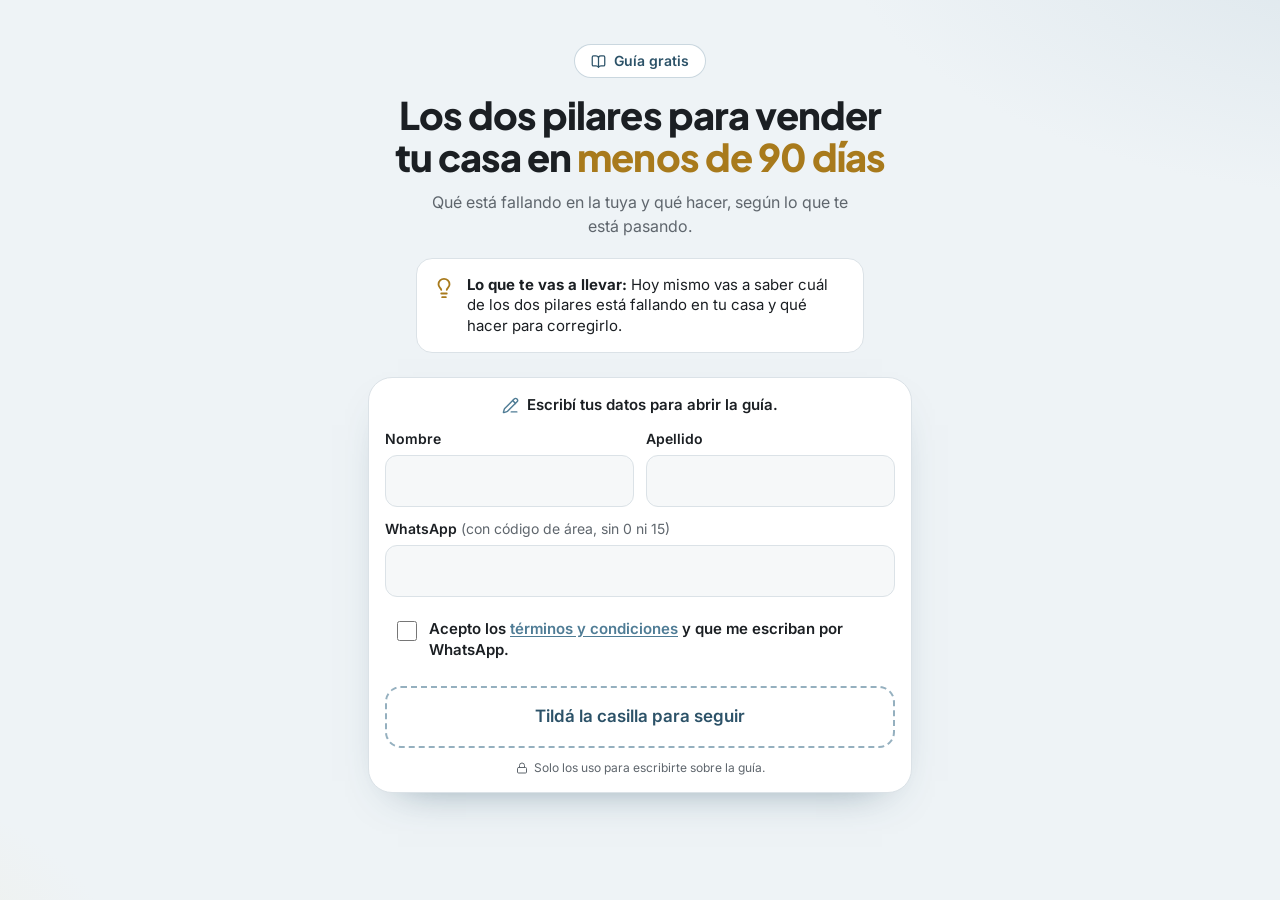
<file: index.html>
<!doctype html>
<html lang="es">
  <head>
    <meta charset="UTF-8" />
    <meta name="viewport" content="width=device-width, initial-scale=1.0" />
    <title>Recursos · Gabriel Victorica</title>
    <script>
      (function () {
        var guias = ["pilar", "lista", "casa"];
        var pedida = location.pathname.replace(/^\/+|\/+$/g, "").split("/")[0];
        var destino = guias.indexOf(pedida) >= 0 ? pedida : "pilar";
        if (location.pathname !== "/" + destino + "/") location.replace("/" + destino + "/" + location.search); // sin vueltas infinitas
      })();
    </script>
    <noscript><meta http-equiv="refresh" content="0; url=/pilar/" /></noscript>
  </head>
  <body><a href="/pilar/">Ir a la guía</a></body>
</html>
</file>
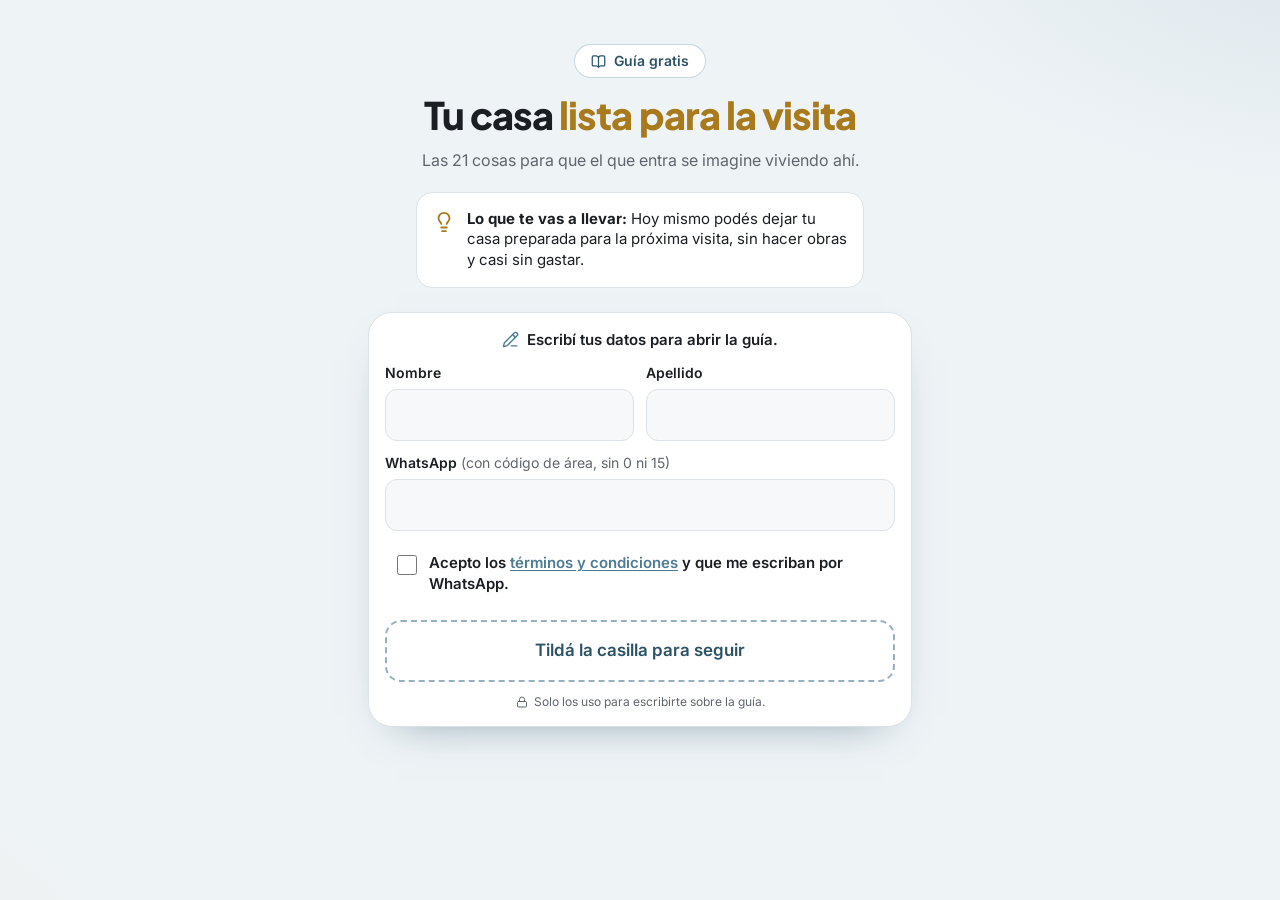
<file: casa/index.html>
<!doctype html>
<html lang="es">
  <head>
    <meta charset="UTF-8" />
    <meta name="viewport" content="width=device-width, initial-scale=1.0" />
    <title>Tu casa lista para la visita · Gabriel Victorica</title>
    <meta name="description" content="Las 21 cosas para que el que entra se imagine viviendo ahí. Gabriel Victorica, asesor inmobiliario en General Roca." />
    <meta name="theme-color" content="#2C5268" />
    <link rel="preconnect" href="https://fonts.googleapis.com" />
    <link rel="preconnect" href="https://fonts.gstatic.com" crossorigin />
    <link href="https://fonts.googleapis.com/css2?family=Inter:wght@400;500;600;700&family=Plus+Jakarta+Sans:wght@600;700;800&display=swap" rel="stylesheet" />
    <!-- Píxel de Meta: «Pixel Entre Inmobiliarios» (2077590176462616), el mismo del diagnóstico. -->
    <script>
      // Solo en el sitio publicado: en la computadora (las pruebas) no se carga, así no le llegan a Meta visitas ni Lead
      // falsos (06/10, como el de Aura).
      if (/(^|\.)entreinmobiliarios\.com$/.test(location.hostname)) {
      !function(f,b,e,v,n,t,s){if(f.fbq)return;n=f.fbq=function(){n.callMethod?n.callMethod.apply(n,arguments):n.queue.push(arguments)};
      if(!f._fbq)f._fbq=n;n.push=n;n.loaded=!0;n.version='2.0';n.queue=[];t=b.createElement(e);t.async=!0;
      t.src=v;s=b.getElementsByTagName(e)[0];s.parentNode.insertBefore(t,s)}(window,document,'script','https://connect.facebook.net/en_US/fbevents.js');
      fbq('init', '2077590176462616');
      fbq('track', 'PageView');
      }
    </script>
    <script type="module" crossorigin src="/assets/main-CFa_0twZ.js"></script>
    <link rel="stylesheet" crossorigin href="/assets/main-DtBvGLUL.css">
  </head>
  <body>
    <div id="root" data-recurso="casa"></div>
  </body>
</html>
</file>
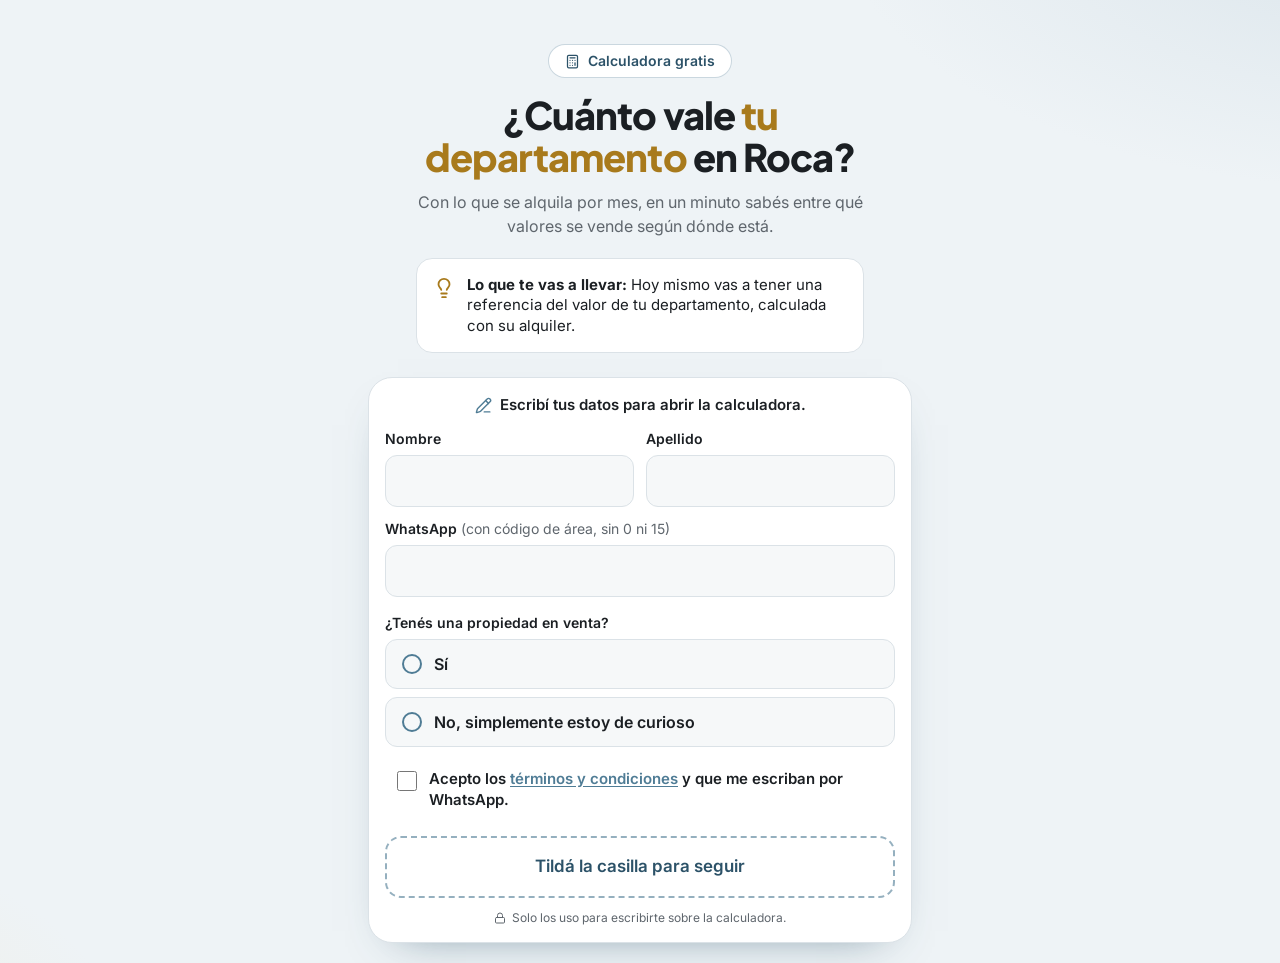
<file: depto/index.html>
<!doctype html>
<html lang="es">
  <head>
    <meta charset="UTF-8" />
    <meta name="viewport" content="width=device-width, initial-scale=1.0" />
    <title>¿Cuánto vale tu departamento en Roca? · Gabriel Victorica</title>
    <meta name="description" content="Con lo que se alquila por mes, en un minuto sabés entre qué valores se vende tu departamento. Gabriel Victorica, asesor inmobiliario en General Roca." />
    <meta name="theme-color" content="#2C5268" />
    <link rel="preconnect" href="https://fonts.googleapis.com" />
    <link rel="preconnect" href="https://fonts.gstatic.com" crossorigin />
    <link href="https://fonts.googleapis.com/css2?family=Inter:wght@400;500;600;700&family=Plus+Jakarta+Sans:wght@600;700;800&display=swap" rel="stylesheet" />
    <!-- Píxel de Meta: «Pixel Entre Inmobiliarios» (2077590176462616), el mismo del diagnóstico. -->
    <script>
      // Solo en el sitio publicado: en la computadora (las pruebas) no se carga, así no le llegan a Meta visitas ni Lead
      // falsos (06/10, como el de Aura).
      if (/(^|\.)entreinmobiliarios\.com$/.test(location.hostname)) {
      !function(f,b,e,v,n,t,s){if(f.fbq)return;n=f.fbq=function(){n.callMethod?n.callMethod.apply(n,arguments):n.queue.push(arguments)};
      if(!f._fbq)f._fbq=n;n.push=n;n.loaded=!0;n.version='2.0';n.queue=[];t=b.createElement(e);t.async=!0;
      t.src=v;s=b.getElementsByTagName(e)[0];s.parentNode.insertBefore(t,s)}(window,document,'script','https://connect.facebook.net/en_US/fbevents.js');
      fbq('init', '2077590176462616');
      fbq('track', 'PageView');
      }
    </script>
    <script type="module" crossorigin src="/assets/main-CFa_0twZ.js"></script>
    <link rel="stylesheet" crossorigin href="/assets/main-DtBvGLUL.css">
  </head>
  <body>
    <div id="root" data-recurso="depto"></div>
  </body>
</html>
</file>
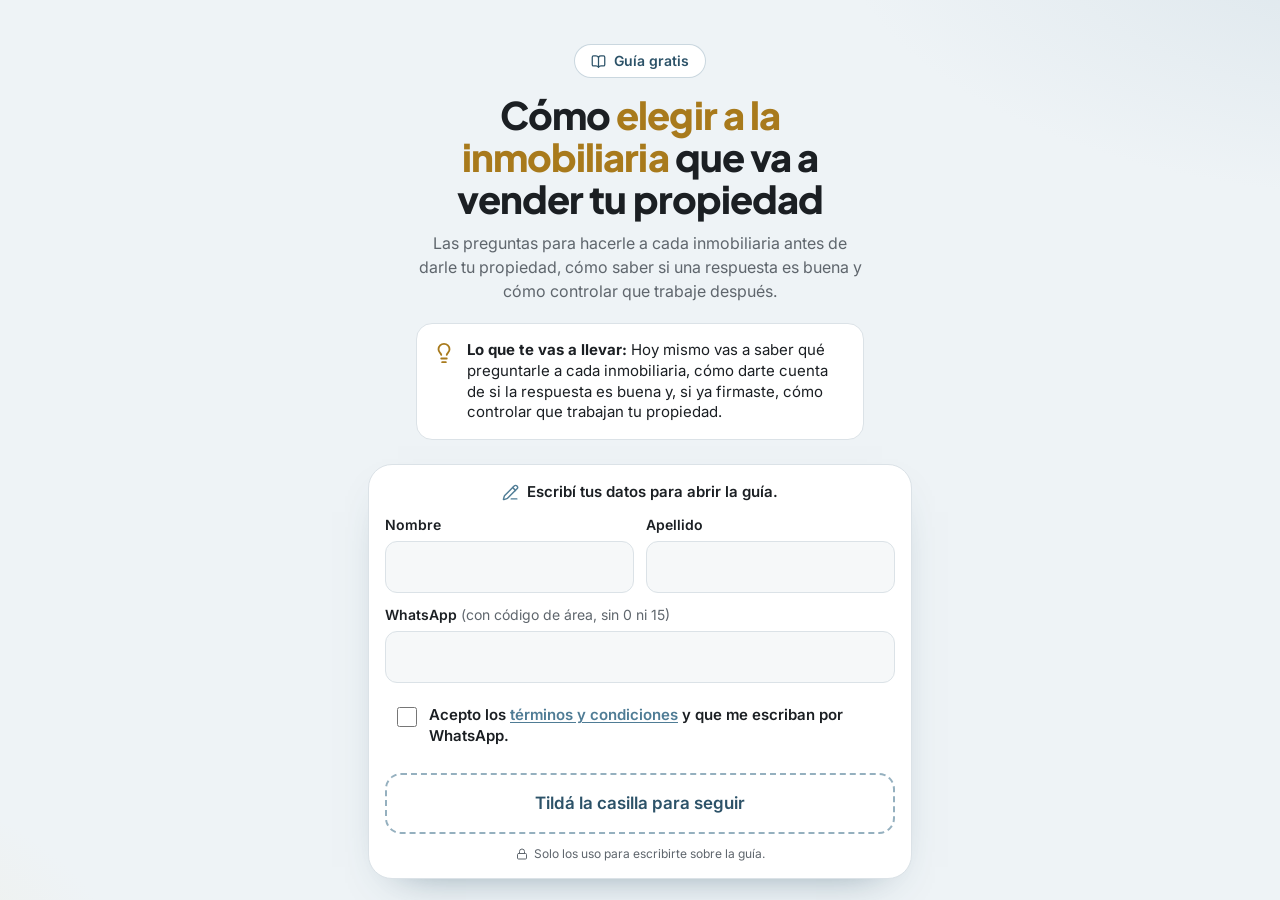
<file: lista/index.html>
<!doctype html>
<html lang="es">
  <head>
    <meta charset="UTF-8" />
    <meta name="viewport" content="width=device-width, initial-scale=1.0" />
    <title>Cómo elegir a la inmobiliaria que va a vender tu propiedad · Gabriel Victorica</title>
    <meta name="description" content="Las preguntas para hacerle a cada inmobiliaria antes de darle tu propiedad y cómo controlar que trabaje después. Gabriel Victorica, asesor inmobiliario en General Roca." />
    <meta name="theme-color" content="#2C5268" />
    <link rel="preconnect" href="https://fonts.googleapis.com" />
    <link rel="preconnect" href="https://fonts.gstatic.com" crossorigin />
    <link href="https://fonts.googleapis.com/css2?family=Inter:wght@400;500;600;700&family=Plus+Jakarta+Sans:wght@600;700;800&display=swap" rel="stylesheet" />
    <!-- Píxel de Meta: «Pixel Entre Inmobiliarios» (2077590176462616), el mismo del diagnóstico. -->
    <script>
      // Solo en el sitio publicado: en la computadora (las pruebas) no se carga, así no le llegan a Meta visitas ni Lead
      // falsos (06/10, como el de Aura).
      if (/(^|\.)entreinmobiliarios\.com$/.test(location.hostname)) {
      !function(f,b,e,v,n,t,s){if(f.fbq)return;n=f.fbq=function(){n.callMethod?n.callMethod.apply(n,arguments):n.queue.push(arguments)};
      if(!f._fbq)f._fbq=n;n.push=n;n.loaded=!0;n.version='2.0';n.queue=[];t=b.createElement(e);t.async=!0;
      t.src=v;s=b.getElementsByTagName(e)[0];s.parentNode.insertBefore(t,s)}(window,document,'script','https://connect.facebook.net/en_US/fbevents.js');
      fbq('init', '2077590176462616');
      fbq('track', 'PageView');
      }
    </script>
    <script type="module" crossorigin src="/assets/main-CFa_0twZ.js"></script>
    <link rel="stylesheet" crossorigin href="/assets/main-DtBvGLUL.css">
  </head>
  <body>
    <div id="root" data-recurso="lista"></div>
  </body>
</html>
</file>
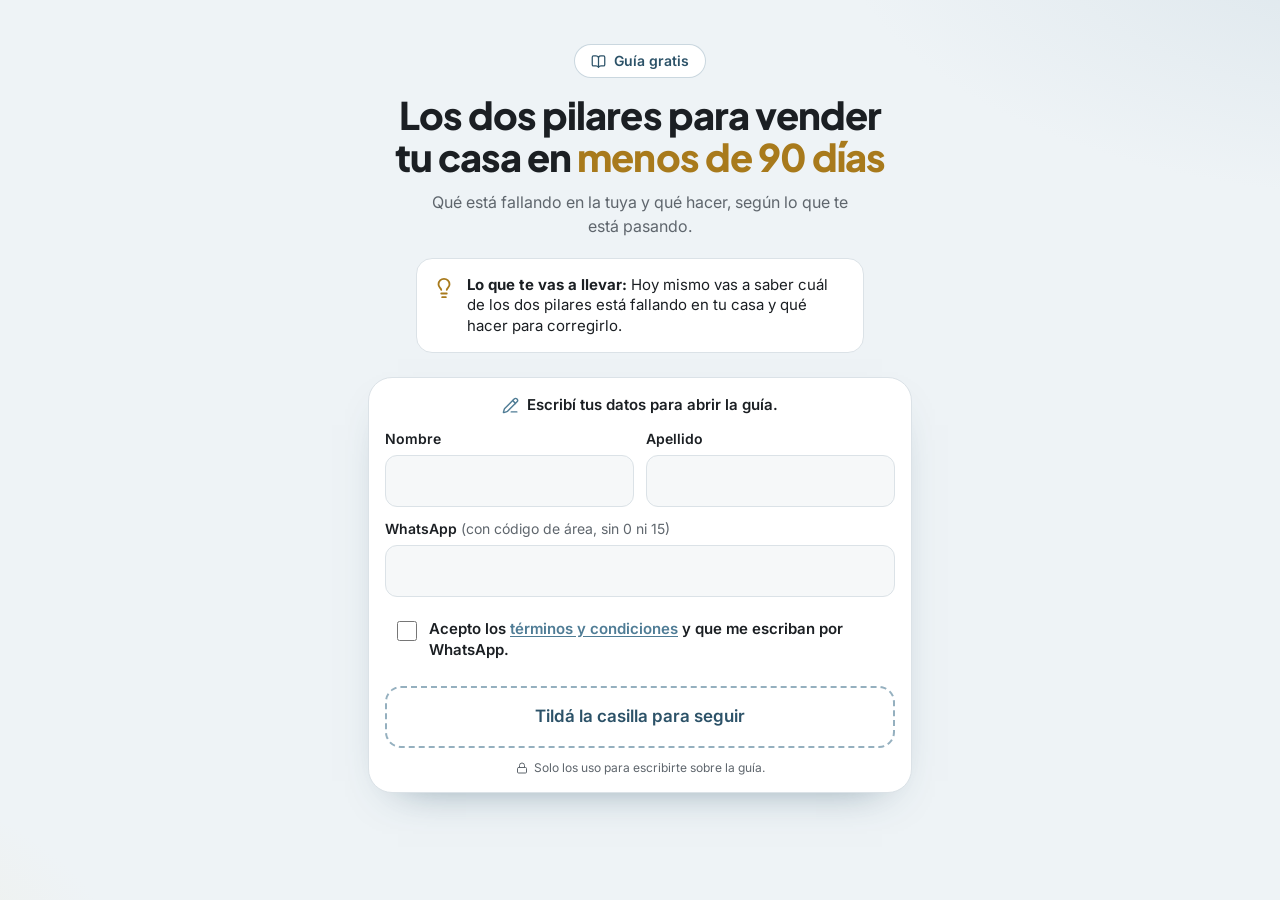
<file: pilar/index.html>
<!doctype html>
<html lang="es">
  <head>
    <meta charset="UTF-8" />
    <meta name="viewport" content="width=device-width, initial-scale=1.0" />
    <title>Los dos pilares para vender tu casa en menos de 90 días · Gabriel Victorica</title>
    <meta name="description" content="Qué está fallando en la tuya y qué hacer, según lo que te está pasando. Gabriel Victorica, asesor inmobiliario en General Roca." />
    <meta name="theme-color" content="#2C5268" />
    <link rel="preconnect" href="https://fonts.googleapis.com" />
    <link rel="preconnect" href="https://fonts.gstatic.com" crossorigin />
    <link href="https://fonts.googleapis.com/css2?family=Inter:wght@400;500;600;700&family=Plus+Jakarta+Sans:wght@600;700;800&display=swap" rel="stylesheet" />
    <!-- Píxel de Meta: «Pixel Entre Inmobiliarios» (2077590176462616), el mismo del diagnóstico. -->
    <script>
      // Solo en el sitio publicado: en la computadora (las pruebas) no se carga, así no le llegan a Meta visitas ni Lead
      // falsos (06/10, como el de Aura).
      if (/(^|\.)entreinmobiliarios\.com$/.test(location.hostname)) {
      !function(f,b,e,v,n,t,s){if(f.fbq)return;n=f.fbq=function(){n.callMethod?n.callMethod.apply(n,arguments):n.queue.push(arguments)};
      if(!f._fbq)f._fbq=n;n.push=n;n.loaded=!0;n.version='2.0';n.queue=[];t=b.createElement(e);t.async=!0;
      t.src=v;s=b.getElementsByTagName(e)[0];s.parentNode.insertBefore(t,s)}(window,document,'script','https://connect.facebook.net/en_US/fbevents.js');
      fbq('init', '2077590176462616');
      fbq('track', 'PageView');
      }
    </script>
    <script type="module" crossorigin src="/assets/main-CFa_0twZ.js"></script>
    <link rel="stylesheet" crossorigin href="/assets/main-DtBvGLUL.css">
  </head>
  <body>
    <div id="root" data-recurso="pilar"></div>
  </body>
</html>
</file>
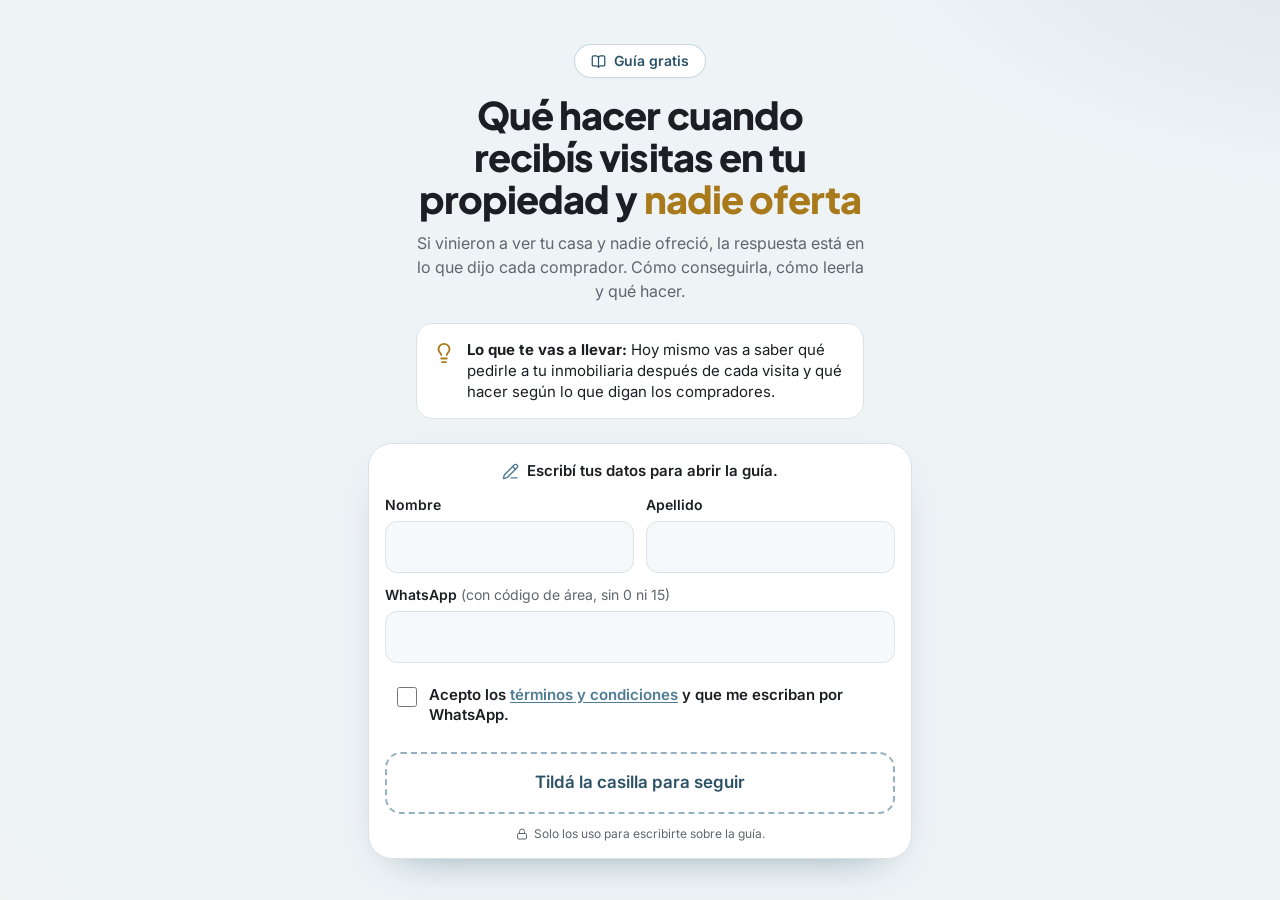
<file: visita/index.html>
<!doctype html>
<html lang="es">
  <head>
    <meta charset="UTF-8" />
    <meta name="viewport" content="width=device-width, initial-scale=1.0" />
    <title>Qué hacer cuando recibís visitas en tu propiedad y nadie oferta · Gabriel Victorica</title>
    <meta name="description" content="Qué preguntarle a cada comprador después de la visita, cómo leer lo que se repite y qué hacer. Gabriel Victorica, asesor inmobiliario en General Roca." />
    <meta name="theme-color" content="#2C5268" />
    <link rel="preconnect" href="https://fonts.googleapis.com" />
    <link rel="preconnect" href="https://fonts.gstatic.com" crossorigin />
    <link href="https://fonts.googleapis.com/css2?family=Inter:wght@400;500;600;700&family=Plus+Jakarta+Sans:wght@600;700;800&display=swap" rel="stylesheet" />
    <!-- Píxel de Meta: «Pixel Entre Inmobiliarios» (2077590176462616), el mismo del diagnóstico. -->
    <script>
      // Solo en el sitio publicado: en la computadora (las pruebas) no se carga, así no le llegan a Meta visitas ni Lead
      // falsos (06/10, como el de Aura).
      if (/(^|\.)entreinmobiliarios\.com$/.test(location.hostname)) {
      !function(f,b,e,v,n,t,s){if(f.fbq)return;n=f.fbq=function(){n.callMethod?n.callMethod.apply(n,arguments):n.queue.push(arguments)};
      if(!f._fbq)f._fbq=n;n.push=n;n.loaded=!0;n.version='2.0';n.queue=[];t=b.createElement(e);t.async=!0;
      t.src=v;s=b.getElementsByTagName(e)[0];s.parentNode.insertBefore(t,s)}(window,document,'script','https://connect.facebook.net/en_US/fbevents.js');
      fbq('init', '2077590176462616');
      fbq('track', 'PageView');
      }
    </script>
    <script type="module" crossorigin src="/assets/main-CFa_0twZ.js"></script>
    <link rel="stylesheet" crossorigin href="/assets/main-DtBvGLUL.css">
  </head>
  <body>
    <div id="root" data-recurso="visita"></div>
  </body>
</html>
</file>
<file: assets/main-DtBvGLUL.css>
/*! tailwindcss v4.3.3 | MIT License | https://tailwindcss.com */
@layer properties{@supports (((-webkit-hyphens:none)) and (not (margin-trim:inline))) or ((-moz-orient:inline) and (not (color:rgb(from red r g b)))){*,:before,:after,::backdrop{--tw-space-y-reverse:0;--tw-divide-y-reverse:0;--tw-border-style:solid;--tw-gradient-position:initial;--tw-gradient-from:#0000;--tw-gradient-via:#0000;--tw-gradient-to:#0000;--tw-gradient-stops:initial;--tw-gradient-via-stops:initial;--tw-gradient-from-position:0%;--tw-gradient-via-position:50%;--tw-gradient-to-position:100%;--tw-leading:initial;--tw-font-weight:initial;--tw-tracking:initial;--tw-shadow:0 0 #0000;--tw-shadow-color:initial;--tw-shadow-alpha:100%;--tw-inset-shadow:0 0 #0000;--tw-inset-shadow-color:initial;--tw-inset-shadow-alpha:100%;--tw-ring-color:initial;--tw-ring-shadow:0 0 #0000;--tw-inset-ring-color:initial;--tw-inset-ring-shadow:0 0 #0000;--tw-ring-inset:initial;--tw-ring-offset-width:0px;--tw-ring-offset-color:#fff;--tw-ring-offset-shadow:0 0 #0000;--tw-backdrop-blur:initial;--tw-backdrop-brightness:initial;--tw-backdrop-contrast:initial;--tw-backdrop-grayscale:initial;--tw-backdrop-hue-rotate:initial;--tw-backdrop-invert:initial;--tw-backdrop-opacity:initial;--tw-backdrop-saturate:initial;--tw-backdrop-sepia:initial;--tw-blur:initial;--tw-brightness:initial;--tw-contrast:initial;--tw-grayscale:initial;--tw-hue-rotate:initial;--tw-invert:initial;--tw-opacity:initial;--tw-saturate:initial;--tw-sepia:initial;--tw-drop-shadow:initial;--tw-drop-shadow-color:initial;--tw-drop-shadow-alpha:100%;--tw-drop-shadow-size:initial}}}@layer theme{:root,:host{--font-sans:"Inter", ui-sans-serif, system-ui, sans-serif;--font-mono:ui-monospace, SFMono-Regular, Menlo, Monaco, Consolas, "Liberation Mono", "Courier New", monospace;--color-black:#000;--color-white:#fff;--spacing:.25rem;--container-md:28rem;--container-lg:32rem;--container-xl:36rem;--text-xs:.75rem;--text-xs--line-height:calc(1 / .75);--text-sm:.875rem;--text-sm--line-height:calc(1.25 / .875);--text-lg:1.125rem;--text-lg--line-height:calc(1.75 / 1.125);--text-xl:1.25rem;--text-xl--line-height:calc(1.75 / 1.25);--text-2xl:1.5rem;--text-2xl--line-height:calc(2 / 1.5);--font-weight-normal:400;--font-weight-semibold:600;--font-weight-bold:700;--font-weight-extrabold:800;--tracking-tight:-.025em;--tracking-wide:.025em;--leading-tight:1.25;--leading-snug:1.375;--leading-relaxed:1.625;--radius-lg:.5rem;--radius-xl:.75rem;--radius-2xl:1rem;--radius-3xl:1.5rem;--blur-sm:8px;--default-transition-duration:.15s;--default-transition-timing-function:cubic-bezier(.4, 0, .2, 1);--default-font-family:var(--font-sans);--default-mono-font-family:var(--font-mono);--font-display:"Plus Jakarta Sans", "Inter", ui-sans-serif, sans-serif;--color-tinta:#1b1f23;--color-gris:#5f666d;--color-linea:#dbe2e7;--color-niebla:#eef2f4;--color-caja:#f6f8f9;--color-petroleo:#2c5268;--color-azul:#4f7c95;--color-azul-claro:#c9d8e1;--color-oro:#d9a93f;--color-oro-claro:#f3e2b8;--color-oro-oscuro:#a87a1c;--color-verde:#3f7a5a;--color-rojo:#b4552f}}@layer base{*,:after,:before,::backdrop{box-sizing:border-box;border:0 solid;margin:0;padding:0}::file-selector-button{box-sizing:border-box;border:0 solid;margin:0;padding:0}html,:host{-webkit-text-size-adjust:100%;tab-size:4;line-height:1.5;font-family:var(--default-font-family,-apple-system, BlinkMacSystemFont, "Segoe UI", Roboto, "Helvetica Neue", "Noto Sans", Arial, sans-serif, "Apple Color Emoji", "Segoe UI Emoji", "Segoe UI Symbol", "Noto Color Emoji");font-feature-settings:var(--default-font-feature-settings,normal);font-variation-settings:var(--default-font-variation-settings,normal);-webkit-tap-highlight-color:transparent}hr{height:0;color:inherit;border-top-width:1px}abbr:where([title]){-webkit-text-decoration:underline dotted;text-decoration:underline dotted}h1,h2,h3,h4,h5,h6{font-size:inherit;font-weight:inherit}a{color:inherit;-webkit-text-decoration:inherit;-webkit-text-decoration:inherit;-webkit-text-decoration:inherit;-webkit-text-decoration:inherit;text-decoration:inherit}b,strong{font-weight:bolder}code,kbd,samp,pre{font-family:var(--default-mono-font-family,ui-monospace, SFMono-Regular, Menlo, Monaco, Consolas, "Liberation Mono", "Courier New", monospace);font-feature-settings:var(--default-mono-font-feature-settings,normal);font-variation-settings:var(--default-mono-font-variation-settings,normal);font-size:1em}small{font-size:80%}sub,sup{vertical-align:baseline;font-size:75%;line-height:0;position:relative}sub{bottom:-.25em}sup{top:-.5em}table{text-indent:0;border-color:inherit;border-collapse:collapse}:-moz-focusring:where(:not(iframe)){outline:auto}progress{vertical-align:baseline}summary{display:list-item}ol,ul,menu{list-style:none}img,svg,video,canvas,audio,iframe,embed,object{vertical-align:middle;display:block}img,video{max-width:100%;height:auto}button,input,select,optgroup,textarea{font:inherit;font-feature-settings:inherit;font-variation-settings:inherit;letter-spacing:inherit;color:inherit;opacity:1;background-color:#0000;border-radius:0}::file-selector-button{font:inherit;font-feature-settings:inherit;font-variation-settings:inherit;letter-spacing:inherit;color:inherit;opacity:1;background-color:#0000;border-radius:0}:where(select:is([multiple],[size])) optgroup{font-weight:bolder}:where(select:is([multiple],[size])) optgroup option{padding-inline-start:20px}::file-selector-button{margin-inline-end:4px}::placeholder{opacity:1}@supports (not ((-webkit-appearance:-apple-pay-button))) or (contain-intrinsic-size:1px){::placeholder{color:currentColor}@supports (color:color-mix(in lab, red, red)){::placeholder{color:color-mix(in oklab, currentcolor 50%, transparent)}}}textarea{resize:vertical}::-webkit-search-decoration{-webkit-appearance:none}::-webkit-date-and-time-value{min-height:1lh;text-align:inherit}::-webkit-datetime-edit{display:inline-flex}::-webkit-datetime-edit-fields-wrapper{padding:0}::-webkit-datetime-edit{padding-block:0}::-webkit-datetime-edit-year-field{padding-block:0}::-webkit-datetime-edit-month-field{padding-block:0}::-webkit-datetime-edit-day-field{padding-block:0}::-webkit-datetime-edit-hour-field{padding-block:0}::-webkit-datetime-edit-minute-field{padding-block:0}::-webkit-datetime-edit-second-field{padding-block:0}::-webkit-datetime-edit-millisecond-field{padding-block:0}::-webkit-datetime-edit-meridiem-field{padding-block:0}::-webkit-calendar-picker-indicator{line-height:1}:-moz-ui-invalid{box-shadow:none}button,input:where([type=button],[type=reset],[type=submit]){appearance:button}::file-selector-button{appearance:button}::-webkit-inner-spin-button{height:auto}::-webkit-outer-spin-button{height:auto}[hidden]:where(:not([hidden=until-found])){display:none!important}}@layer components;@layer utilities{.pointer-events-none{pointer-events:none}.sr-only{clip-path:inset(50%);white-space:nowrap;border-width:0;width:1px;height:1px;margin:-1px;padding:0;position:absolute;overflow:hidden}.absolute{position:absolute}.fixed{position:fixed}.relative{position:relative}.sticky{position:sticky}.inset-0{inset:0}.inset-x-0{inset-inline:0}.inset-y-0{inset-block:0}.top-0{top:0}.bottom-0{bottom:0}.-left-\[9999px\]{left:-9999px}.left-0{left:0}.z-10{z-index:10}.z-20{z-index:20}.z-50{z-index:50}.-mx-2{margin-inline:calc(var(--spacing) * -2)}.-mx-4{margin-inline:calc(var(--spacing) * -4)}.mx-auto{margin-inline:auto}.-mt-1{margin-top:calc(var(--spacing) * -1)}.-mt-2{margin-top:calc(var(--spacing) * -2)}.mt-0\.5{margin-top:calc(var(--spacing) * .5)}.mt-1{margin-top:var(--spacing)}.mt-1\.5{margin-top:calc(var(--spacing) * 1.5)}.mt-2{margin-top:calc(var(--spacing) * 2)}.mt-2\.5{margin-top:calc(var(--spacing) * 2.5)}.mt-3{margin-top:calc(var(--spacing) * 3)}.mt-4{margin-top:calc(var(--spacing) * 4)}.mt-5{margin-top:calc(var(--spacing) * 5)}.mt-6{margin-top:calc(var(--spacing) * 6)}.mt-8{margin-top:calc(var(--spacing) * 8)}.mt-10{margin-top:calc(var(--spacing) * 10)}.mt-12{margin-top:calc(var(--spacing) * 12)}.mr-1\.5{margin-right:calc(var(--spacing) * 1.5)}.mb-1{margin-bottom:var(--spacing)}.mb-1\.5{margin-bottom:calc(var(--spacing) * 1.5)}.mb-2{margin-bottom:calc(var(--spacing) * 2)}.mb-3{margin-bottom:calc(var(--spacing) * 3)}.mb-4{margin-bottom:calc(var(--spacing) * 4)}.mb-5{margin-bottom:calc(var(--spacing) * 5)}.block{display:block}.flex{display:flex}.grid{display:grid}.inline-block{display:inline-block}.inline-flex{display:inline-flex}.aspect-\[9\/16\]{aspect-ratio:9/16}.h-2{height:calc(var(--spacing) * 2)}.h-2\.5{height:calc(var(--spacing) * 2.5)}.h-3{height:calc(var(--spacing) * 3)}.h-5{height:calc(var(--spacing) * 5)}.h-6{height:calc(var(--spacing) * 6)}.h-7{height:calc(var(--spacing) * 7)}.h-8{height:calc(var(--spacing) * 8)}.h-9{height:calc(var(--spacing) * 9)}.h-10{height:calc(var(--spacing) * 10)}.h-11{height:calc(var(--spacing) * 11)}.h-13{height:calc(var(--spacing) * 13)}.h-14{height:calc(var(--spacing) * 14)}.h-28{height:calc(var(--spacing) * 28)}.h-\[136px\]{height:136px}.h-full{height:100%}.h-px{height:1px}.min-h-dvh{min-height:100dvh}.w-2{width:calc(var(--spacing) * 2)}.w-2\.5{width:calc(var(--spacing) * 2.5)}.w-5{width:calc(var(--spacing) * 5)}.w-6{width:calc(var(--spacing) * 6)}.w-7{width:calc(var(--spacing) * 7)}.w-9{width:calc(var(--spacing) * 9)}.w-10{width:calc(var(--spacing) * 10)}.w-11{width:calc(var(--spacing) * 11)}.w-28{width:calc(var(--spacing) * 28)}.w-\[84px\]{width:84px}.w-\[100px\]{width:100px}.w-\[185px\]{width:185px}.w-full{width:100%}.w-max{width:max-content}.w-px{width:1px}.max-w-lg{max-width:var(--container-lg)}.max-w-md{max-width:var(--container-md)}.max-w-xl{max-width:var(--container-xl)}.min-w-0{min-width:0}.flex-1{flex:1}.shrink-0{flex-shrink:0}.cursor-pointer{cursor:pointer}.scroll-mt-4{scroll-margin-top:calc(var(--spacing) * 4)}.list-decimal{list-style-type:decimal}.grid-cols-2{grid-template-columns:repeat(2,minmax(0,1fr))}.grid-cols-3{grid-template-columns:repeat(3,minmax(0,1fr))}.grid-cols-\[1fr_repeat\(3\,46px\)\]{grid-template-columns:1fr repeat(3,46px)}.flex-col{flex-direction:column}.items-center{align-items:center}.items-end{align-items:flex-end}.items-start{align-items:flex-start}.justify-between{justify-content:space-between}.justify-center{justify-content:center}.gap-1{gap:var(--spacing)}.gap-1\.5{gap:calc(var(--spacing) * 1.5)}.gap-2{gap:calc(var(--spacing) * 2)}.gap-3{gap:calc(var(--spacing) * 3)}.gap-4{gap:calc(var(--spacing) * 4)}:where(.space-y-1>:not(:last-child)){--tw-space-y-reverse:0;margin-block-start:calc(var(--spacing) * var(--tw-space-y-reverse));margin-block-end:calc(var(--spacing) * calc(1 - var(--tw-space-y-reverse)))}.gap-x-1{column-gap:var(--spacing)}:where(.divide-y>:not(:last-child)){--tw-divide-y-reverse:0;border-bottom-style:var(--tw-border-style);border-top-style:var(--tw-border-style);border-top-width:calc(1px * var(--tw-divide-y-reverse));border-bottom-width:calc(1px * calc(1 - var(--tw-divide-y-reverse)))}:where(.divide-linea>:not(:last-child)){border-color:var(--color-linea)}.overflow-hidden{overflow:hidden}.overflow-y-auto{overflow-y:auto}.rounded-2xl{border-radius:var(--radius-2xl)}.rounded-3xl{border-radius:var(--radius-3xl)}.rounded-\[30px\]{border-radius:30px}.rounded-full{border-radius:2147483647px}.rounded-lg{border-radius:var(--radius-lg)}.rounded-xl{border-radius:var(--radius-xl)}.rounded-t-xl{border-top-left-radius:var(--radius-xl);border-top-right-radius:var(--radius-xl)}.border{border-style:var(--tw-border-style);border-width:1px}.border-2{border-style:var(--tw-border-style);border-width:2px}.border-t{border-top-style:var(--tw-border-style);border-top-width:1px}.border-b{border-bottom-style:var(--tw-border-style);border-bottom-width:1px}.border-l-4{border-left-style:var(--tw-border-style);border-left-width:4px}.border-dashed{--tw-border-style:dashed;border-style:dashed}.border-azul{border-color:var(--color-azul)}.border-azul-claro{border-color:var(--color-azul-claro)}.border-azul\/30{border-color:#4f7c954d}@supports (color:color-mix(in lab, red, red)){.border-azul\/30{border-color:color-mix(in oklab, var(--color-azul) 30%, transparent)}}.border-azul\/60{border-color:#4f7c9599}@supports (color:color-mix(in lab, red, red)){.border-azul\/60{border-color:color-mix(in oklab, var(--color-azul) 60%, transparent)}}.border-linea{border-color:var(--color-linea)}.border-oro{border-color:var(--color-oro)}.border-oro\/40{border-color:#d9a93f66}@supports (color:color-mix(in lab, red, red)){.border-oro\/40{border-color:color-mix(in oklab, var(--color-oro) 40%, transparent)}}.border-oro\/50{border-color:#d9a93f80}@supports (color:color-mix(in lab, red, red)){.border-oro\/50{border-color:color-mix(in oklab, var(--color-oro) 50%, transparent)}}.border-petroleo{border-color:var(--color-petroleo)}.border-petroleo\/30{border-color:#2c52684d}@supports (color:color-mix(in lab, red, red)){.border-petroleo\/30{border-color:color-mix(in oklab, var(--color-petroleo) 30%, transparent)}}.border-rojo{border-color:var(--color-rojo)}.border-rojo\/30{border-color:#b4552f4d}@supports (color:color-mix(in lab, red, red)){.border-rojo\/30{border-color:color-mix(in oklab, var(--color-rojo) 30%, transparent)}}.border-verde{border-color:var(--color-verde)}.border-verde\/30{border-color:#3f7a5a4d}@supports (color:color-mix(in lab, red, red)){.border-verde\/30{border-color:color-mix(in oklab, var(--color-verde) 30%, transparent)}}.bg-\[\#25D366\]{background-color:#25d366}.bg-\[\#e7f1ea\]{background-color:#e7f1ea}.bg-\[\#e9e9e9\]{background-color:#e9e9e9}.bg-\[\#eef3f6\]\/95{background-color:oklab(96.1223% -.00397036 -.00539356/.95)}.bg-\[\#f1f7f3\]{background-color:#f1f7f3}.bg-\[\#fbefe9\]{background-color:#fbefe9}.bg-\[\#fdf5f1\]{background-color:#fdf5f1}.bg-azul-claro{background-color:var(--color-azul-claro)}.bg-azul-claro\/30{background-color:#c9d8e14d}@supports (color:color-mix(in lab, red, red)){.bg-azul-claro\/30{background-color:color-mix(in oklab, var(--color-azul-claro) 30%, transparent)}}.bg-azul-claro\/40{background-color:#c9d8e166}@supports (color:color-mix(in lab, red, red)){.bg-azul-claro\/40{background-color:color-mix(in oklab, var(--color-azul-claro) 40%, transparent)}}.bg-azul-claro\/60{background-color:#c9d8e199}@supports (color:color-mix(in lab, red, red)){.bg-azul-claro\/60{background-color:color-mix(in oklab, var(--color-azul-claro) 60%, transparent)}}.bg-azul-claro\/70{background-color:#c9d8e1b3}@supports (color:color-mix(in lab, red, red)){.bg-azul-claro\/70{background-color:color-mix(in oklab, var(--color-azul-claro) 70%, transparent)}}.bg-caja{background-color:var(--color-caja)}.bg-linea{background-color:var(--color-linea)}.bg-niebla{background-color:var(--color-niebla)}.bg-oro-claro{background-color:var(--color-oro-claro)}.bg-oro-claro\/40{background-color:#f3e2b866}@supports (color:color-mix(in lab, red, red)){.bg-oro-claro\/40{background-color:color-mix(in oklab, var(--color-oro-claro) 40%, transparent)}}.bg-oro-claro\/60{background-color:#f3e2b899}@supports (color:color-mix(in lab, red, red)){.bg-oro-claro\/60{background-color:color-mix(in oklab, var(--color-oro-claro) 60%, transparent)}}.bg-petroleo{background-color:var(--color-petroleo)}.bg-rojo{background-color:var(--color-rojo)}.bg-rojo\/10{background-color:#b4552f1a}@supports (color:color-mix(in lab, red, red)){.bg-rojo\/10{background-color:color-mix(in oklab, var(--color-rojo) 10%, transparent)}}.bg-tinta{background-color:var(--color-tinta)}.bg-tinta\/50{background-color:#1b1f2380}@supports (color:color-mix(in lab, red, red)){.bg-tinta\/50{background-color:color-mix(in oklab, var(--color-tinta) 50%, transparent)}}.bg-transparent{background-color:#0000}.bg-verde{background-color:var(--color-verde)}.bg-verde\/10{background-color:#3f7a5a1a}@supports (color:color-mix(in lab, red, red)){.bg-verde\/10{background-color:color-mix(in oklab, var(--color-verde) 10%, transparent)}}.bg-white{background-color:var(--color-white)}.bg-white\/70{background-color:#ffffffb3}@supports (color:color-mix(in lab, red, red)){.bg-white\/70{background-color:color-mix(in oklab, var(--color-white) 70%, transparent)}}.bg-white\/95{background-color:#fffffff2}@supports (color:color-mix(in lab, red, red)){.bg-white\/95{background-color:color-mix(in oklab, var(--color-white) 95%, transparent)}}.bg-gradient-to-b{--tw-gradient-position:to bottom in oklab;background-image:linear-gradient(var(--tw-gradient-stops))}.bg-gradient-to-br{--tw-gradient-position:to bottom right in oklab;background-image:linear-gradient(var(--tw-gradient-stops))}.bg-gradient-to-t{--tw-gradient-position:to top in oklab;background-image:linear-gradient(var(--tw-gradient-stops))}.from-azul-claro\/55{--tw-gradient-from:#c9d8e18c}@supports (color:color-mix(in lab, red, red)){.from-azul-claro\/55{--tw-gradient-from:color-mix(in oklab, var(--color-azul-claro) 55%, transparent)}}.from-azul-claro\/55{--tw-gradient-stops:var(--tw-gradient-via-stops,var(--tw-gradient-position), var(--tw-gradient-from) var(--tw-gradient-from-position), var(--tw-gradient-to) var(--tw-gradient-to-position))}.from-azul-claro\/60{--tw-gradient-from:#c9d8e199}@supports (color:color-mix(in lab, red, red)){.from-azul-claro\/60{--tw-gradient-from:color-mix(in oklab, var(--color-azul-claro) 60%, transparent)}}.from-azul-claro\/60{--tw-gradient-stops:var(--tw-gradient-via-stops,var(--tw-gradient-position), var(--tw-gradient-from) var(--tw-gradient-from-position), var(--tw-gradient-to) var(--tw-gradient-to-position))}.from-black\/80{--tw-gradient-from:#000c}@supports (color:color-mix(in lab, red, red)){.from-black\/80{--tw-gradient-from:color-mix(in oklab, var(--color-black) 80%, transparent)}}.from-black\/80{--tw-gradient-stops:var(--tw-gradient-via-stops,var(--tw-gradient-position), var(--tw-gradient-from) var(--tw-gradient-from-position), var(--tw-gradient-to) var(--tw-gradient-to-position))}.from-petroleo{--tw-gradient-from:var(--color-petroleo);--tw-gradient-stops:var(--tw-gradient-via-stops,var(--tw-gradient-position), var(--tw-gradient-from) var(--tw-gradient-from-position), var(--tw-gradient-to) var(--tw-gradient-to-position))}.via-\[\#f4f8fa\]{--tw-gradient-via:#f4f8fa;--tw-gradient-via-stops:var(--tw-gradient-position), var(--tw-gradient-from) var(--tw-gradient-from-position), var(--tw-gradient-via) var(--tw-gradient-via-position), var(--tw-gradient-to) var(--tw-gradient-to-position);--tw-gradient-stops:var(--tw-gradient-via-stops)}.via-black\/40{--tw-gradient-via:#0006}@supports (color:color-mix(in lab, red, red)){.via-black\/40{--tw-gradient-via:color-mix(in oklab, var(--color-black) 40%, transparent)}}.via-black\/40{--tw-gradient-via-stops:var(--tw-gradient-position), var(--tw-gradient-from) var(--tw-gradient-from-position), var(--tw-gradient-via) var(--tw-gradient-via-position), var(--tw-gradient-to) var(--tw-gradient-to-position);--tw-gradient-stops:var(--tw-gradient-via-stops)}.to-\[\#1f3c4d\]{--tw-gradient-to:#1f3c4d;--tw-gradient-stops:var(--tw-gradient-via-stops,var(--tw-gradient-position), var(--tw-gradient-from) var(--tw-gradient-from-position), var(--tw-gradient-to) var(--tw-gradient-to-position))}.to-azul-claro\/20{--tw-gradient-to:#c9d8e133}@supports (color:color-mix(in lab, red, red)){.to-azul-claro\/20{--tw-gradient-to:color-mix(in oklab, var(--color-azul-claro) 20%, transparent)}}.to-azul-claro\/20{--tw-gradient-stops:var(--tw-gradient-via-stops,var(--tw-gradient-position), var(--tw-gradient-from) var(--tw-gradient-from-position), var(--tw-gradient-to) var(--tw-gradient-to-position))}.to-transparent{--tw-gradient-to:transparent;--tw-gradient-stops:var(--tw-gradient-via-stops,var(--tw-gradient-position), var(--tw-gradient-from) var(--tw-gradient-from-position), var(--tw-gradient-to) var(--tw-gradient-to-position))}.to-white{--tw-gradient-to:var(--color-white);--tw-gradient-stops:var(--tw-gradient-via-stops,var(--tw-gradient-position), var(--tw-gradient-from) var(--tw-gradient-from-position), var(--tw-gradient-to) var(--tw-gradient-to-position))}.object-cover{object-fit:cover}.object-\[50\%_12\%\]{object-position:50% 12%}.object-top{object-position:top}.p-1\.5{padding:calc(var(--spacing) * 1.5)}.p-3{padding:calc(var(--spacing) * 3)}.p-4{padding:calc(var(--spacing) * 4)}.p-5{padding:calc(var(--spacing) * 5)}.px-1{padding-inline:var(--spacing)}.px-1\.5{padding-inline:calc(var(--spacing) * 1.5)}.px-2{padding-inline:calc(var(--spacing) * 2)}.px-2\.5{padding-inline:calc(var(--spacing) * 2.5)}.px-3{padding-inline:calc(var(--spacing) * 3)}.px-4{padding-inline:calc(var(--spacing) * 4)}.px-5{padding-inline:calc(var(--spacing) * 5)}.py-0\.5{padding-block:calc(var(--spacing) * .5)}.py-1{padding-block:var(--spacing)}.py-1\.5{padding-block:calc(var(--spacing) * 1.5)}.py-2{padding-block:calc(var(--spacing) * 2)}.py-2\.5{padding-block:calc(var(--spacing) * 2.5)}.py-3{padding-block:calc(var(--spacing) * 3)}.py-3\.5{padding-block:calc(var(--spacing) * 3.5)}.py-4{padding-block:calc(var(--spacing) * 4)}.py-5{padding-block:calc(var(--spacing) * 5)}.py-6{padding-block:calc(var(--spacing) * 6)}.py-9{padding-block:calc(var(--spacing) * 9)}.pt-0\.5{padding-top:calc(var(--spacing) * .5)}.pt-2{padding-top:calc(var(--spacing) * 2)}.pt-3{padding-top:calc(var(--spacing) * 3)}.pt-4{padding-top:calc(var(--spacing) * 4)}.pt-5{padding-top:calc(var(--spacing) * 5)}.pt-6{padding-top:calc(var(--spacing) * 6)}.pt-8{padding-top:calc(var(--spacing) * 8)}.pr-4{padding-right:calc(var(--spacing) * 4)}.pb-1\.5{padding-bottom:calc(var(--spacing) * 1.5)}.pb-2\.5{padding-bottom:calc(var(--spacing) * 2.5)}.pb-3{padding-bottom:calc(var(--spacing) * 3)}.pb-4{padding-bottom:calc(var(--spacing) * 4)}.pb-24{padding-bottom:calc(var(--spacing) * 24)}.pl-3{padding-left:calc(var(--spacing) * 3)}.pl-4{padding-left:calc(var(--spacing) * 4)}.pl-5{padding-left:calc(var(--spacing) * 5)}.text-center{text-align:center}.text-left{text-align:left}.text-right{text-align:right}.align-middle{vertical-align:middle}.font-display{font-family:var(--font-display)}.font-sans{font-family:var(--font-sans)}.text-2xl{font-size:var(--text-2xl);line-height:var(--tw-leading,var(--text-2xl--line-height))}.text-lg{font-size:var(--text-lg);line-height:var(--tw-leading,var(--text-lg--line-height))}.text-sm{font-size:var(--text-sm);line-height:var(--tw-leading,var(--text-sm--line-height))}.text-xl{font-size:var(--text-xl);line-height:var(--tw-leading,var(--text-xl--line-height))}.text-xs{font-size:var(--text-xs);line-height:var(--tw-leading,var(--text-xs--line-height))}.text-\[10px\]{font-size:10px}.text-\[11px\]{font-size:11px}.text-\[12px\]{font-size:12px}.text-\[13\.5px\]{font-size:13.5px}.text-\[13px\]{font-size:13px}.text-\[14px\]{font-size:14px}.text-\[15px\]{font-size:15px}.text-\[16px\]{font-size:16px}.text-\[17px\]{font-size:17px}.text-\[18px\]{font-size:18px}.text-\[19px\]{font-size:19px}.text-\[20px\]{font-size:20px}.text-\[21px\]{font-size:21px}.text-\[22px\]{font-size:22px}.text-\[24px\]{font-size:24px}.text-\[30px\]{font-size:30px}.text-\[34px\]{font-size:34px}.text-\[56px\]{font-size:56px}.leading-\[1\.1\]{--tw-leading:1.1;line-height:1.1}.leading-none{--tw-leading:1;line-height:1}.leading-relaxed{--tw-leading:var(--leading-relaxed);line-height:var(--leading-relaxed)}.leading-snug{--tw-leading:var(--leading-snug);line-height:var(--leading-snug)}.leading-tight{--tw-leading:var(--leading-tight);line-height:var(--leading-tight)}.font-bold{--tw-font-weight:var(--font-weight-bold);font-weight:var(--font-weight-bold)}.font-extrabold{--tw-font-weight:var(--font-weight-extrabold);font-weight:var(--font-weight-extrabold)}.font-normal{--tw-font-weight:var(--font-weight-normal);font-weight:var(--font-weight-normal)}.font-semibold{--tw-font-weight:var(--font-weight-semibold);font-weight:var(--font-weight-semibold)}.tracking-\[\.1em\]{--tw-tracking:.1em;letter-spacing:.1em}.tracking-\[\.2em\]{--tw-tracking:.2em;letter-spacing:.2em}.tracking-\[\.12em\]{--tw-tracking:.12em;letter-spacing:.12em}.tracking-\[\.14em\]{--tw-tracking:.14em;letter-spacing:.14em}.tracking-\[\.16em\]{--tw-tracking:.16em;letter-spacing:.16em}.tracking-tight{--tw-tracking:var(--tracking-tight);letter-spacing:var(--tracking-tight)}.tracking-wide{--tw-tracking:var(--tracking-wide);letter-spacing:var(--tracking-wide)}.text-balance{text-wrap:balance}.whitespace-nowrap{white-space:nowrap}.text-\[\#0b2e1a\]{color:#0b2e1a}.text-\[\#9aa3aa\]{color:#9aa3aa}.text-azul{color:var(--color-azul)}.text-azul-claro{color:var(--color-azul-claro)}.text-gris{color:var(--color-gris)}.text-oro{color:var(--color-oro)}.text-oro-oscuro{color:var(--color-oro-oscuro)}.text-petroleo{color:var(--color-petroleo)}.text-rojo{color:var(--color-rojo)}.text-tinta{color:var(--color-tinta)}.text-tinta\/80{color:#1b1f23cc}@supports (color:color-mix(in lab, red, red)){.text-tinta\/80{color:color-mix(in oklab, var(--color-tinta) 80%, transparent)}}.text-verde{color:var(--color-verde)}.text-white{color:var(--color-white)}.uppercase{text-transform:uppercase}.underline{text-decoration-line:underline}.underline-offset-2{text-underline-offset:2px}.accent-\[\#2c5268\]{accent-color:#2c5268}.opacity-0{opacity:0}.shadow-\[0_-10px_40px_-20px_rgba\(27\,31\,35\,\.5\)\]{--tw-shadow:0 -10px 40px -20px var(--tw-shadow-color,#1b1f2380);box-shadow:var(--tw-inset-shadow), var(--tw-inset-ring-shadow), var(--tw-ring-offset-shadow), var(--tw-ring-shadow), var(--tw-shadow)}.shadow-\[0_10px_24px_-14px_rgba\(27\,31\,35\,\.6\)\]{--tw-shadow:0 10px 24px -14px var(--tw-shadow-color,#1b1f2399);box-shadow:var(--tw-inset-shadow), var(--tw-inset-ring-shadow), var(--tw-ring-offset-shadow), var(--tw-ring-shadow), var(--tw-shadow)}.shadow-\[0_14px_30px_-18px_rgba\(27\,31\,35\,\.8\)\]{--tw-shadow:0 14px 30px -18px var(--tw-shadow-color,#1b1f23cc);box-shadow:var(--tw-inset-shadow), var(--tw-inset-ring-shadow), var(--tw-ring-offset-shadow), var(--tw-ring-shadow), var(--tw-shadow)}.shadow-\[0_14px_34px_-14px_rgba\(37\,211\,102\,\.9\)\]{--tw-shadow:0 14px 34px -14px var(--tw-shadow-color,#25d366e6);box-shadow:var(--tw-inset-shadow), var(--tw-inset-ring-shadow), var(--tw-ring-offset-shadow), var(--tw-ring-shadow), var(--tw-shadow)}.shadow-\[0_14px_34px_-14px_rgba\(44\,82\,104\,\.9\)\]{--tw-shadow:0 14px 34px -14px var(--tw-shadow-color,#2c5268e6);box-shadow:var(--tw-inset-shadow), var(--tw-inset-ring-shadow), var(--tw-ring-offset-shadow), var(--tw-ring-shadow), var(--tw-shadow)}.shadow-\[0_14px_36px_-30px_rgba\(44\,82\,104\,\.7\)\]{--tw-shadow:0 14px 36px -30px var(--tw-shadow-color,#2c5268b3);box-shadow:var(--tw-inset-shadow), var(--tw-inset-ring-shadow), var(--tw-ring-offset-shadow), var(--tw-ring-shadow), var(--tw-shadow)}.shadow-\[0_18px_40px_-28px_rgba\(44\,82\,104\,\.8\)\]{--tw-shadow:0 18px 40px -28px var(--tw-shadow-color,#2c5268cc);box-shadow:var(--tw-inset-shadow), var(--tw-inset-ring-shadow), var(--tw-ring-offset-shadow), var(--tw-ring-shadow), var(--tw-shadow)}.shadow-\[0_18px_44px_-28px_rgba\(44\,82\,104\,\.85\)\]{--tw-shadow:0 18px 44px -28px var(--tw-shadow-color,#2c5268d9);box-shadow:var(--tw-inset-shadow), var(--tw-inset-ring-shadow), var(--tw-ring-offset-shadow), var(--tw-ring-shadow), var(--tw-shadow)}.shadow-\[0_18px_44px_-30px_rgba\(44\,82\,104\,\.7\)\]{--tw-shadow:0 18px 44px -30px var(--tw-shadow-color,#2c5268b3);box-shadow:var(--tw-inset-shadow), var(--tw-inset-ring-shadow), var(--tw-ring-offset-shadow), var(--tw-ring-shadow), var(--tw-shadow)}.shadow-\[0_30px_70px_-36px_rgba\(44\,82\,104\,\.9\)\]{--tw-shadow:0 30px 70px -36px var(--tw-shadow-color,#2c5268e6);box-shadow:var(--tw-inset-shadow), var(--tw-inset-ring-shadow), var(--tw-ring-offset-shadow), var(--tw-ring-shadow), var(--tw-shadow)}.shadow-xl{--tw-shadow:0 20px 25px -5px var(--tw-shadow-color,#0000001a), 0 8px 10px -6px var(--tw-shadow-color,#0000001a);box-shadow:var(--tw-inset-shadow), var(--tw-inset-ring-shadow), var(--tw-ring-offset-shadow), var(--tw-ring-shadow), var(--tw-shadow)}.ring-2{--tw-ring-shadow:var(--tw-ring-inset,) 0 0 0 calc(2px + var(--tw-ring-offset-width)) var(--tw-ring-color,currentcolor);box-shadow:var(--tw-inset-shadow), var(--tw-inset-ring-shadow), var(--tw-ring-offset-shadow), var(--tw-ring-shadow), var(--tw-shadow)}.ring-4{--tw-ring-shadow:var(--tw-ring-inset,) 0 0 0 calc(4px + var(--tw-ring-offset-width)) var(--tw-ring-color,currentcolor);box-shadow:var(--tw-inset-shadow), var(--tw-inset-ring-shadow), var(--tw-ring-offset-shadow), var(--tw-ring-shadow), var(--tw-shadow)}.ring-rojo{--tw-ring-color:var(--color-rojo)}.ring-white{--tw-ring-color:var(--color-white)}.backdrop-blur{--tw-backdrop-blur:blur(8px);-webkit-backdrop-filter:var(--tw-backdrop-blur,) var(--tw-backdrop-brightness,) var(--tw-backdrop-contrast,) var(--tw-backdrop-grayscale,) var(--tw-backdrop-hue-rotate,) var(--tw-backdrop-invert,) var(--tw-backdrop-opacity,) var(--tw-backdrop-saturate,) var(--tw-backdrop-sepia,);backdrop-filter:var(--tw-backdrop-blur,) var(--tw-backdrop-brightness,) var(--tw-backdrop-contrast,) var(--tw-backdrop-grayscale,) var(--tw-backdrop-hue-rotate,) var(--tw-backdrop-invert,) var(--tw-backdrop-opacity,) var(--tw-backdrop-saturate,) var(--tw-backdrop-sepia,)}.backdrop-blur-sm{--tw-backdrop-blur:blur(var(--blur-sm));-webkit-backdrop-filter:var(--tw-backdrop-blur,) var(--tw-backdrop-brightness,) var(--tw-backdrop-contrast,) var(--tw-backdrop-grayscale,) var(--tw-backdrop-hue-rotate,) var(--tw-backdrop-invert,) var(--tw-backdrop-opacity,) var(--tw-backdrop-saturate,) var(--tw-backdrop-sepia,);backdrop-filter:var(--tw-backdrop-blur,) var(--tw-backdrop-brightness,) var(--tw-backdrop-contrast,) var(--tw-backdrop-grayscale,) var(--tw-backdrop-hue-rotate,) var(--tw-backdrop-invert,) var(--tw-backdrop-opacity,) var(--tw-backdrop-saturate,) var(--tw-backdrop-sepia,)}.transition{transition-property:color,background-color,border-color,outline-color,text-decoration-color,fill,stroke,--tw-gradient-from,--tw-gradient-via,--tw-gradient-to,opacity,box-shadow,transform,translate,scale,rotate,filter,-webkit-backdrop-filter,backdrop-filter,display,content-visibility,overlay,pointer-events;transition-timing-function:var(--tw-ease,var(--default-transition-timing-function));transition-duration:var(--tw-duration,var(--default-transition-duration))}.transition-all{transition-property:all;transition-timing-function:var(--tw-ease,var(--default-transition-timing-function));transition-duration:var(--tw-duration,var(--default-transition-duration))}.outline-none{--tw-outline-style:none;outline-style:none}.last\:border-b-0:last-child{border-bottom-style:var(--tw-border-style);border-bottom-width:0}.focus-within\:border-azul:focus-within{border-color:var(--color-azul)}.focus-within\:ring-2:focus-within{--tw-ring-shadow:var(--tw-ring-inset,) 0 0 0 calc(2px + var(--tw-ring-offset-width)) var(--tw-ring-color,currentcolor);box-shadow:var(--tw-inset-shadow), var(--tw-inset-ring-shadow), var(--tw-ring-offset-shadow), var(--tw-ring-shadow), var(--tw-shadow)}.focus-within\:ring-azul\/30:focus-within{--tw-ring-color:#4f7c954d}@supports (color:color-mix(in lab, red, red)){.focus-within\:ring-azul\/30:focus-within{--tw-ring-color:color-mix(in oklab, var(--color-azul) 30%, transparent)}}@media (hover:hover){.hover\:border-azul:hover{border-color:var(--color-azul)}.hover\:brightness-105:hover{--tw-brightness:brightness(105%);filter:var(--tw-blur,) var(--tw-brightness,) var(--tw-contrast,) var(--tw-grayscale,) var(--tw-hue-rotate,) var(--tw-invert,) var(--tw-saturate,) var(--tw-sepia,) var(--tw-drop-shadow,)}.hover\:brightness-110:hover{--tw-brightness:brightness(110%);filter:var(--tw-blur,) var(--tw-brightness,) var(--tw-contrast,) var(--tw-grayscale,) var(--tw-hue-rotate,) var(--tw-invert,) var(--tw-saturate,) var(--tw-sepia,) var(--tw-drop-shadow,)}}.focus\:border-azul:focus{border-color:var(--color-azul)}.focus\:ring-2:focus{--tw-ring-shadow:var(--tw-ring-inset,) 0 0 0 calc(2px + var(--tw-ring-offset-width)) var(--tw-ring-color,currentcolor);box-shadow:var(--tw-inset-shadow), var(--tw-inset-ring-shadow), var(--tw-ring-offset-shadow), var(--tw-ring-shadow), var(--tw-shadow)}.focus\:ring-azul\/30:focus{--tw-ring-color:#4f7c954d}@supports (color:color-mix(in lab, red, red)){.focus\:ring-azul\/30:focus{--tw-ring-color:color-mix(in oklab, var(--color-azul) 30%, transparent)}}.active\:scale-\[\.99\]:active{scale:.99}@media (width>=360px){.min-\[360px\]\:text-\[14px\]{font-size:14px}}@media (width>=370px){.min-\[370px\]\:h-\[156px\]{height:156px}.min-\[370px\]\:w-\[120px\]{width:120px}}@media (width>=40rem){.sm\:grid-cols-2{grid-template-columns:repeat(2,minmax(0,1fr))}.sm\:text-\[38px\]{font-size:38px}}}html,body,#root{min-height:100%}body{color:var(--color-tinta);font-family:var(--font-sans);-webkit-font-smoothing:antialiased;background:radial-gradient(60rem 30rem at 110% -10%,#c9d8e18c,#0000 60%),radial-gradient(40rem 24rem at -20% 110%,#f3e2b859,#0000 60%),#eef3f6;margin:0}input[type=number]::-webkit-outer-spin-button{-webkit-appearance:none;margin:0}input[type=number]::-webkit-inner-spin-button{-webkit-appearance:none;margin:0}input[type=number]{-moz-appearance:textfield}@keyframes desfile{0%{transform:translate(0)}to{transform:translate(-50%)}}.desfile{animation:45s linear infinite desfile}.desfile:hover{animation-play-state:paused}@media (prefers-reduced-motion:reduce){.desfile{animation-duration:120s}}@keyframes pulso{0%,72%,to{transform:scale(1)}80%{transform:scale(1.045)}88%{transform:scale(.985)}94%{transform:scale(1.02)}}@keyframes brillo{0%,60%{transform:translate(-120%)skew(-20deg)}85%,to{transform:translate(260%)skew(-20deg)}}@keyframes aro{0%{box-shadow:0 0 0 0 var(--aro)}70%{box-shadow:0 0 0 14px #0000}to{box-shadow:0 0 #0000}}@keyframes empuje{0%,70%,to{transform:translate(0)}80%{transform:translate(5px)}90%{transform:translate(0)}}.llamativo{animation:3.2s ease-in-out infinite pulso,3.2s ease-out infinite aro;position:relative;overflow:hidden}.llamativo:after{content:"";pointer-events:none;background:linear-gradient(90deg,#0000,#ffffff59,#0000);width:40%;animation:3.2s ease-in-out infinite brillo;position:absolute;inset:0 auto 0 0}.llamativo svg{animation:3.2s ease-in-out infinite empuje}@keyframes latido{0%,to{opacity:1;transform:scale(1)}50%{opacity:.45;transform:scale(.8)}}.latido{animation:1.6s ease-in-out infinite latido}@property --tw-space-y-reverse{syntax:"*";inherits:false;initial-value:0}@property --tw-divide-y-reverse{syntax:"*";inherits:false;initial-value:0}@property --tw-border-style{syntax:"*";inherits:false;initial-value:solid}@property --tw-gradient-position{syntax:"*";inherits:false}@property --tw-gradient-from{syntax:"<color>";inherits:false;initial-value:#0000}@property --tw-gradient-via{syntax:"<color>";inherits:false;initial-value:#0000}@property --tw-gradient-to{syntax:"<color>";inherits:false;initial-value:#0000}@property --tw-gradient-stops{syntax:"*";inherits:false}@property --tw-gradient-via-stops{syntax:"*";inherits:false}@property --tw-gradient-from-position{syntax:"<length-percentage>";inherits:false;initial-value:0%}@property --tw-gradient-via-position{syntax:"<length-percentage>";inherits:false;initial-value:50%}@property --tw-gradient-to-position{syntax:"<length-percentage>";inherits:false;initial-value:100%}@property --tw-leading{syntax:"*";inherits:false}@property --tw-font-weight{syntax:"*";inherits:false}@property --tw-tracking{syntax:"*";inherits:false}@property --tw-shadow{syntax:"*";inherits:false;initial-value:0 0 #0000}@property --tw-shadow-color{syntax:"*";inherits:false}@property --tw-shadow-alpha{syntax:"<percentage>";inherits:false;initial-value:100%}@property --tw-inset-shadow{syntax:"*";inherits:false;initial-value:0 0 #0000}@property --tw-inset-shadow-color{syntax:"*";inherits:false}@property --tw-inset-shadow-alpha{syntax:"<percentage>";inherits:false;initial-value:100%}@property --tw-ring-color{syntax:"*";inherits:false}@property --tw-ring-shadow{syntax:"*";inherits:false;initial-value:0 0 #0000}@property --tw-inset-ring-color{syntax:"*";inherits:false}@property --tw-inset-ring-shadow{syntax:"*";inherits:false;initial-value:0 0 #0000}@property --tw-ring-inset{syntax:"*";inherits:false}@property --tw-ring-offset-width{syntax:"<length>";inherits:false;initial-value:0}@property --tw-ring-offset-color{syntax:"*";inherits:false;initial-value:#fff}@property --tw-ring-offset-shadow{syntax:"*";inherits:false;initial-value:0 0 #0000}@property --tw-backdrop-blur{syntax:"*";inherits:false}@property --tw-backdrop-brightness{syntax:"*";inherits:false}@property --tw-backdrop-contrast{syntax:"*";inherits:false}@property --tw-backdrop-grayscale{syntax:"*";inherits:false}@property --tw-backdrop-hue-rotate{syntax:"*";inherits:false}@property --tw-backdrop-invert{syntax:"*";inherits:false}@property --tw-backdrop-opacity{syntax:"*";inherits:false}@property --tw-backdrop-saturate{syntax:"*";inherits:false}@property --tw-backdrop-sepia{syntax:"*";inherits:false}@property --tw-blur{syntax:"*";inherits:false}@property --tw-brightness{syntax:"*";inherits:false}@property --tw-contrast{syntax:"*";inherits:false}@property --tw-grayscale{syntax:"*";inherits:false}@property --tw-hue-rotate{syntax:"*";inherits:false}@property --tw-invert{syntax:"*";inherits:false}@property --tw-opacity{syntax:"*";inherits:false}@property --tw-saturate{syntax:"*";inherits:false}@property --tw-sepia{syntax:"*";inherits:false}@property --tw-drop-shadow{syntax:"*";inherits:false}@property --tw-drop-shadow-color{syntax:"*";inherits:false}@property --tw-drop-shadow-alpha{syntax:"<percentage>";inherits:false;initial-value:100%}@property --tw-drop-shadow-size{syntax:"*";inherits:false}
</file>
